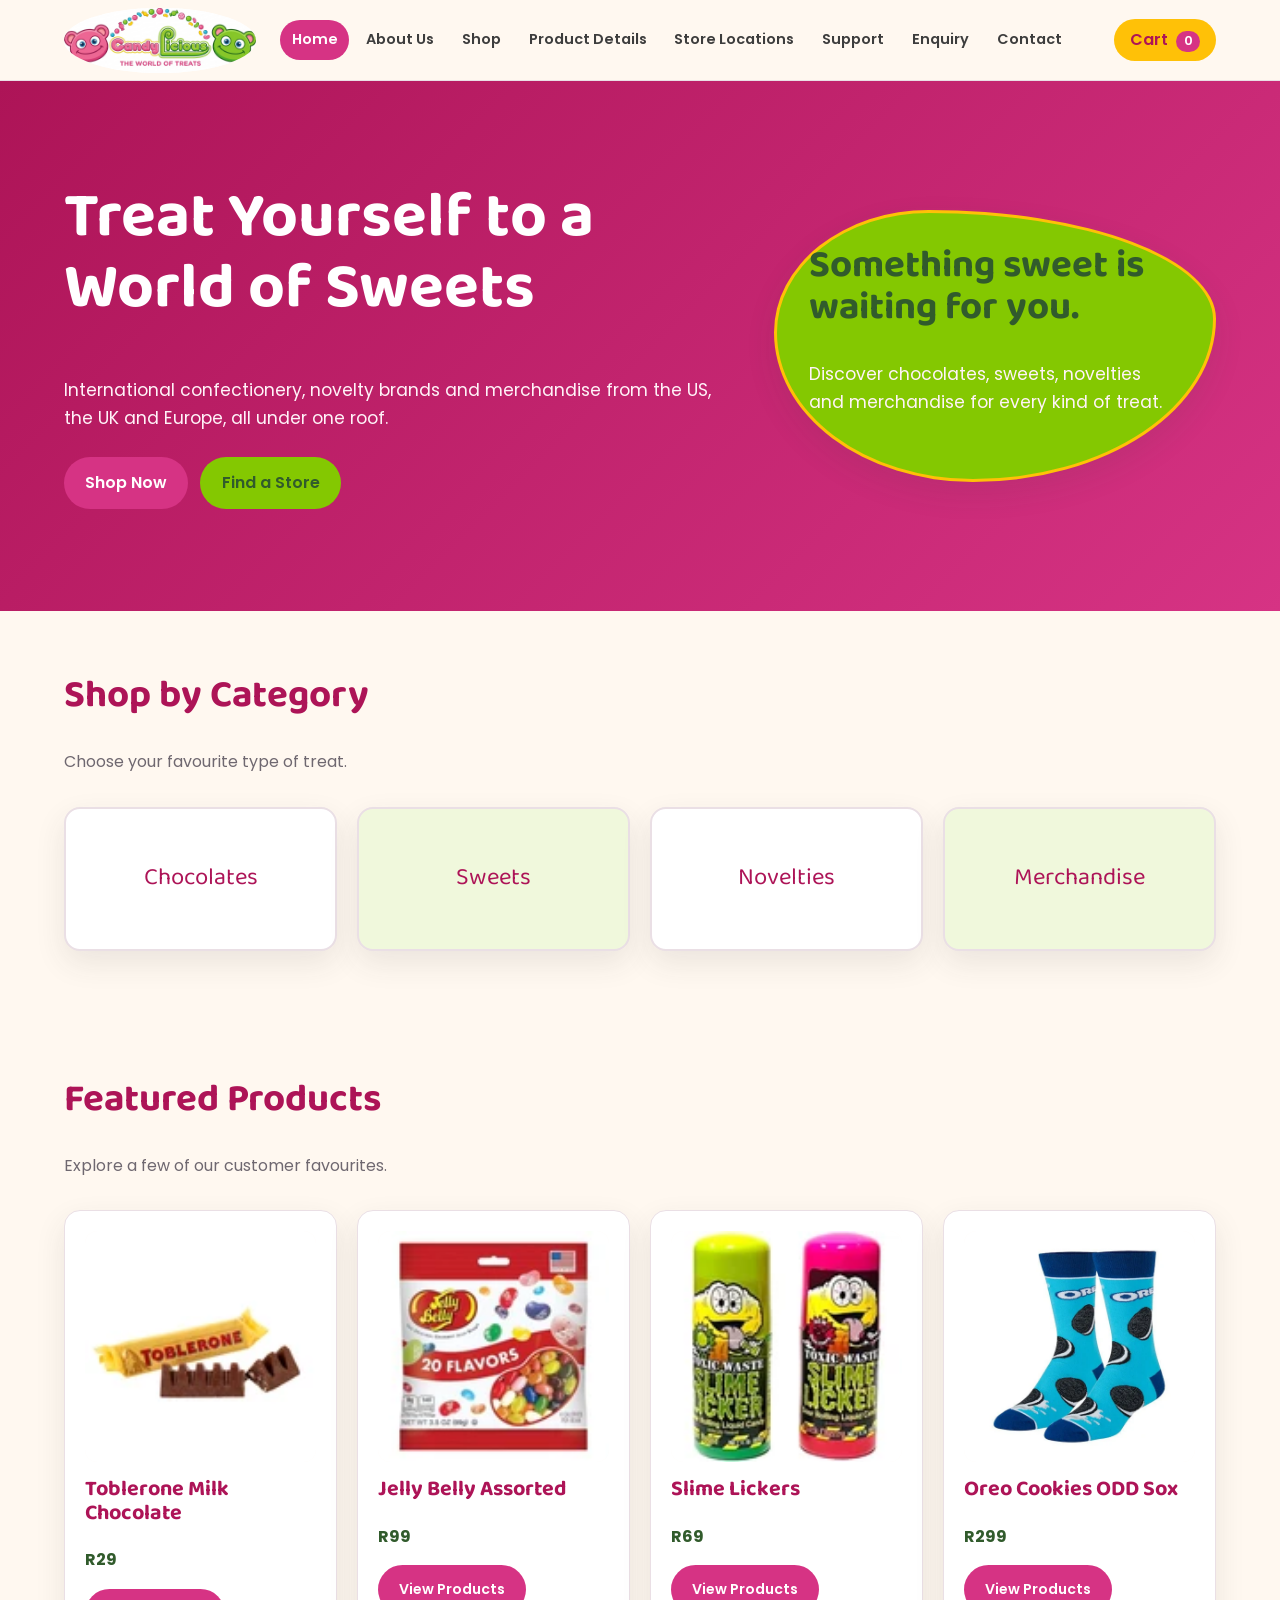
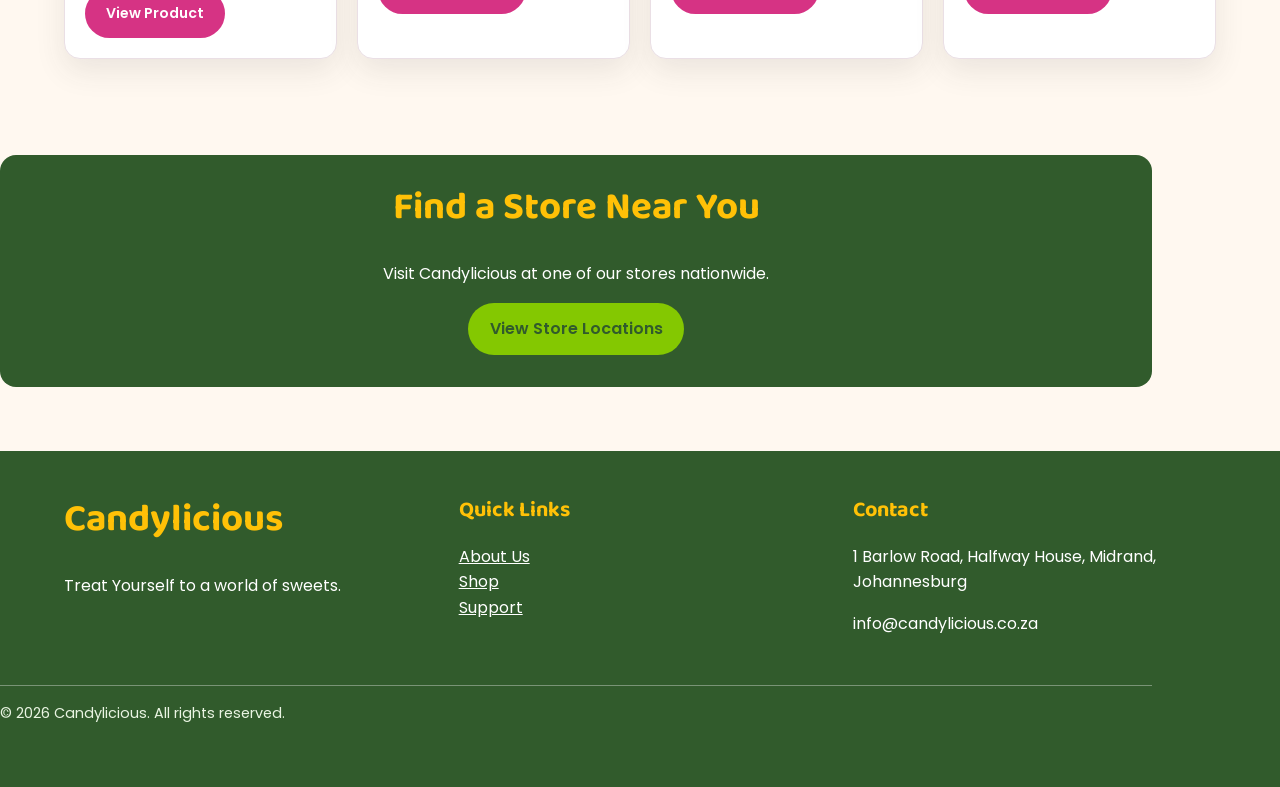
<file: index.html>
<!DOCTYPE html>
<html lang="en">

<head>
    <meta charset="UTF-8">
    <meta name="viewport" content="width=device-width, initial-scale=1.0">
    <meta name="description" content="Candylicious offers global confectionery, novelty brands and merchandise.">
    <title>Candylicious | Home</title>
    <link rel="stylesheet" href="style.css">
</head>

<body>
    <a class="skip-link" href="#main-content">Skip to main content</a>
    <header class="site-header">
        <div class="container header-inner">
            <a class="brand" href="index.html">
                <span class="brand-mark" aria-hidden="true">
                    <img src="img/logo_with_name.jpg" alt="Candylicious logo">
                </span>

            </a>
            <nav aria-label="Main navigation">
                <ul class="nav-list">
                    <li><a class="active" href="index.html">Home</a></li>
                    <li><a href="about.html">About Us</a></li>
                    <li><a href="services.html">Shop</a></li>
                    <li><a href="products.html">Product Details</a></li>
                    <li><a href="location.html">Store Locations</a></li>
                    <li><a href="support.html">Support</a></li>
                    <li><a href="enquiry.html">Enquiry</a></li>
                    <li><a href="contact.html">Contact</a></li>
                </ul>
            </nav>
        </div>
    </header>

    <main id="main-content">
        <section class="hero">
            <div class="container hero-grid">
                <div>
                    <h1>Treat Yourself to a World of Sweets</h1>
                    <p>International confectionery, novelty brands and merchandise from the US, the UK and Europe, all
                        under one roof.</p>
                    <div class="hero-actions">
                        <a class="btn" href="services.html">Shop Now</a>
                        <a class="btn btn-secondary" href="location.html">Find a Store</a>
                    </div>
                </div>
                <div class="hero-card">
                    <h2>Something sweet is waiting for you.</h2>
                    <p>Discover chocolates, sweets, novelties and merchandise for every kind of treat.</p>
                </div>
            </div>
        </section>

        <section class="section" aria-labelledby="categories-heading">
            <div class="container">
                <div class="section-heading">
                    <h2 id="categories-heading">Shop by Category</h2>
                    <p>Choose your favourite type of treat.</p>
                </div>
                <div class="category-grid">
                    <a class="category-card" href="services.html#chocolates">Chocolates</a>
                    <a class="category-card" href="services.html#sweets">Sweets</a>
                    <a class="category-card" href="services.html#novelties">Novelties</a>
                    <a class="category-card" href="services.html#merchandise">Merchandise</a>
                </div>
            </div>
        </section>

        <section class="section" aria-labelledby="featured-heading">
            <div class="container">
                <div class="section-heading">
                    <h2 id="featured-heading">Featured Products</h2>
                    <p>Explore a few of our customer favourites.</p>
                </div>
                <div class="product-grid">
                    <article class="product-card">
                        <img src="img/toble-20g.webp" alt="Toblerone milk chocolate bar" loading="lazy">
                        <h3>Toblerone Milk Chocolate</h3>
                        <p class="price">R29</p>
                        <a class="btn" href="products.html">View Product</a>
                    </article>
                    <article class="product-card">
                        <img src="img/jelly-belly-20-assorted.webp" alt="Jelly Belly assorted sweets" loading="lazy">
                        <h3>Jelly Belly Assorted</h3>
                        <p class="price">R99</p>
                        <a class="btn" href="services.html#sweets">View Products</a>
                    </article>
                    <article class="product-card">
                        <img src="img/slime-lickers.webp" alt="Slime Lickers novelty sweet" loading="lazy">
                        <h3>Slime Lickers</h3>
                        <p class="price">R69</p>
                        <a class="btn" href="services.html#novelties">View Products</a>
                    </article>
                    <article class="product-card">
                        <img src="img/odd-sox-mens-crew-oreo-cookies-.webp" alt="Oreo Cookies novelty socks"
                            loading="lazy">
                        <h3>Oreo Cookies ODD Sox</h3>
                        <p class="price">R299</p>
                        <a class="btn" href="services.html#merchandise">View Products</a>
                    </article>
                </div>
            </div>
        </section>

        <section class="container promo-strip">
            <h2>Find a Store Near You</h2>
            <p>Visit Candylicious at one of our stores nationwide.</p>
            <a class="btn btn-secondary" href="location.html">View Store Locations</a>
        </section>
    </main>

    <footer class="site-footer">
        <div class="container footer-grid">
            <div>
                <h2>Candylicious</h2>
                <p>Treat Yourself to a world of sweets.</p>
            </div>
            <div>
                <h3>Quick Links</h3>
                <ul>
                    <li><a href="about.html">About Us</a></li>
                    <li><a href="services.html">Shop</a></li>
                    <li><a href="support.html">Support</a></li>
                </ul>
            </div>
            <div>
                <h3>Contact</h3>
                <p>1 Barlow Road, Halfway House, Midrand, Johannesburg</p>
                <p>info@candylicious.co.za</p>
            </div>
        </div>
        <div class="container copyright">
            <p>&copy; 2026 Candylicious. All rights reserved.</p>
        </div>
    </footer>
    <script src="js/main.js"></script>
</body>

</html>
</file>
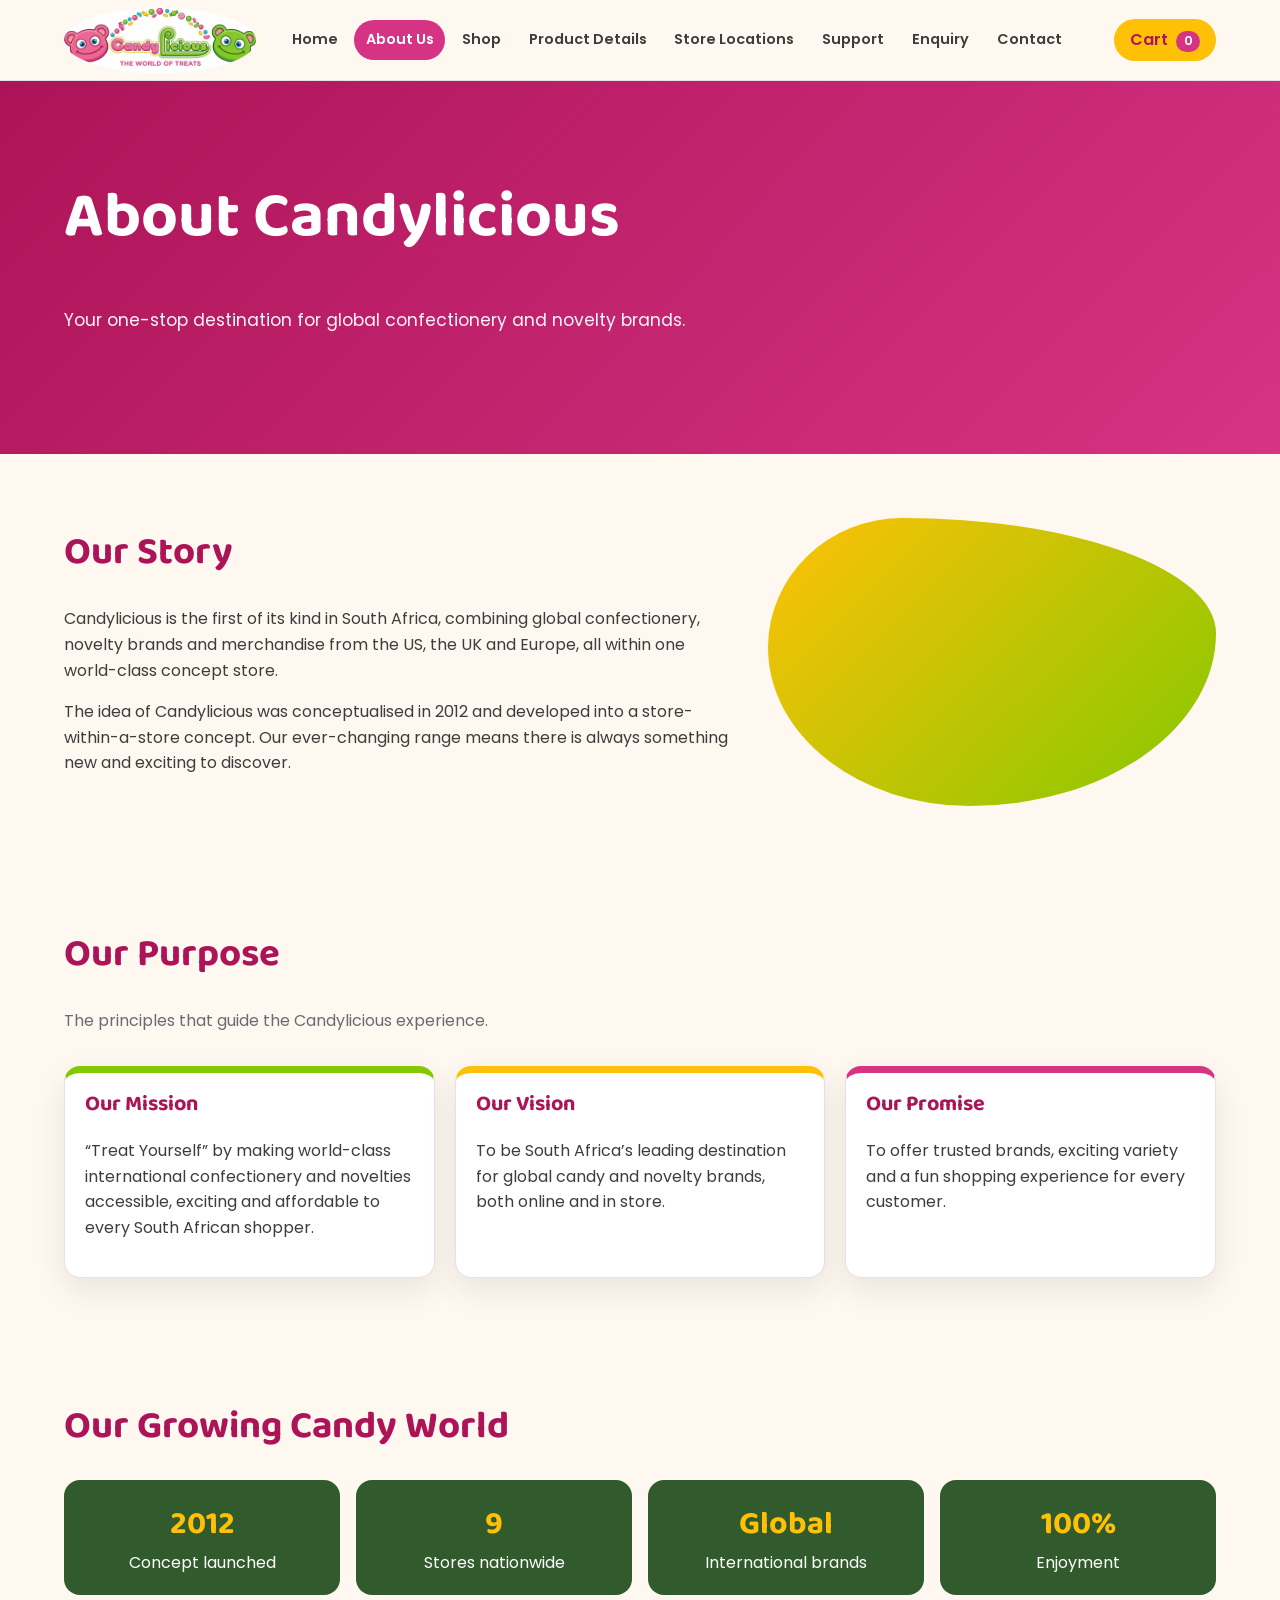
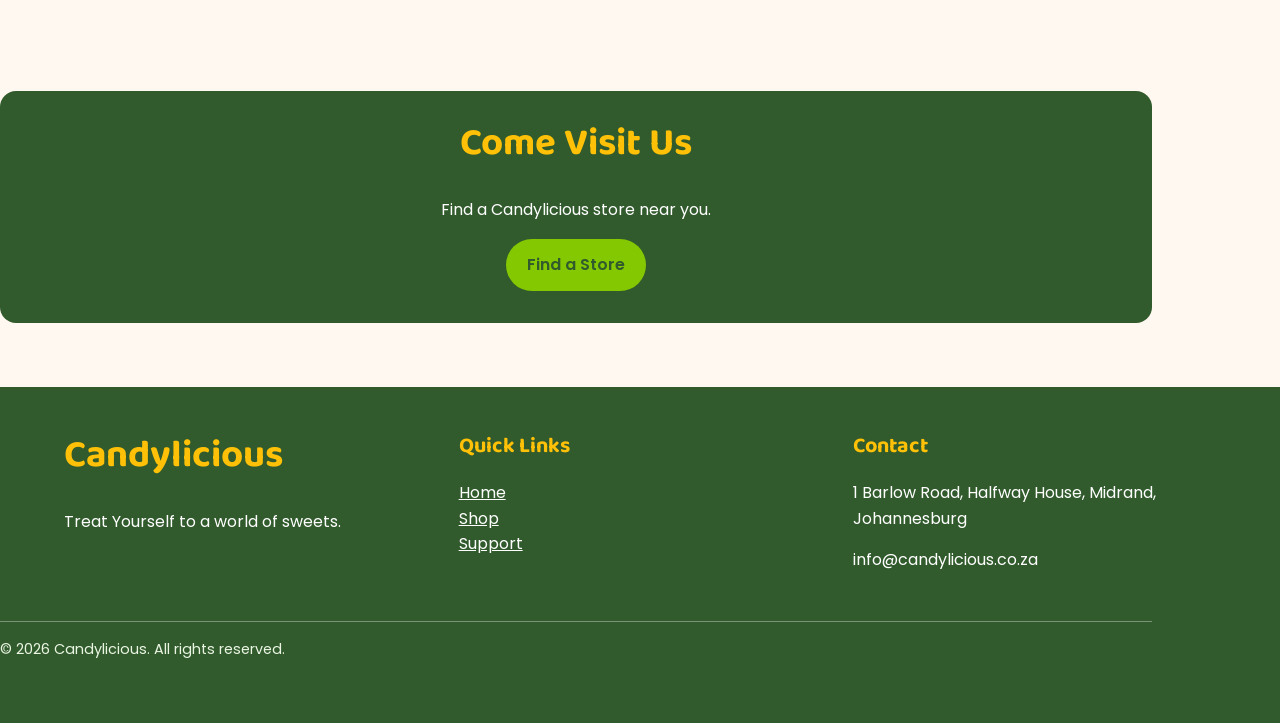
<file: about.html>
<!DOCTYPE html>
<html lang="en">

<head>
    <meta charset="UTF-8">
    <meta name="viewport" content="width=device-width, initial-scale=1.0">
    <meta name="description" content="Learn about Candylicious and our world of international confectionery.">
    <title>Candylicious | About Us</title>
    <link rel="stylesheet" href="style.css">
</head>

<body>
    <a class="skip-link" href="#main-content">Skip to main content</a>
    <header class="site-header">
        <div class="container header-inner">
            <a class="brand" href="index.html">
                <span class="brand-mark" aria-hidden="true">
                    <img src="img/logo_with_name.jpg" alt="Candylicious logo">
                </span>
            </a>
            <nav aria-label="Main navigation">
                <ul class="nav-list">
                    <li><a href="index.html">Home</a></li>
                    <li><a class="active" href="about.html">About Us</a></li>
                    <li><a href="services.html">Shop</a></li>
                    <li><a href="products.html">Product Details</a></li>
                    <li><a href="location.html">Store Locations</a></li>
                    <li><a href="support.html">Support</a></li>
                    <li><a href="enquiry.html">Enquiry</a></li>
                    <li><a href="contact.html">Contact</a></li>
                </ul>
            </nav>
        </div>
    </header>

    <main id="main-content">
        <section class="hero">
            <div class="container">
                <h1>About Candylicious</h1>
                <p>Your one-stop destination for global confectionery and novelty brands.</p>
            </div>
        </section>
        <section class="section">
            <div class="container story-grid">
                <div>
                    <h2>Our Story</h2>
                    <p>Candylicious is the first of its kind in South Africa, combining global confectionery, novelty
                        brands and
                        merchandise from the US, the UK and Europe, all within one world-class concept store.</p>
                    <p>The idea of Candylicious was conceptualised in 2012 and developed into a store-within-a-store
                        concept. Our
                        ever-changing range means there is always something new and exciting to discover.</p>
                </div>
                <div class="story-image" role="img" aria-label="Decorative candy-coloured image area"></div>
            </div>
        </section>
        <section class="section">
            <div class="container">
                <div class="section-heading">
                    <h2>Our Purpose</h2>
                    <p>The principles that guide the Candylicious experience.</p>
                </div>
                <div class="value-grid">
                    <article class="info-card">
                        <h3>Our Mission</h3>
                        <p>“Treat Yourself” by making world-class international confectionery and novelties accessible,
                            exciting and
                            affordable to every South African shopper.</p>
                    </article>
                    <article class="info-card">
                        <h3>Our Vision</h3>
                        <p>To be South Africa’s leading destination for global candy and novelty brands, both online and
                            in store.
                        </p>
                    </article>
                    <article class="info-card">
                        <h3>Our Promise</h3>
                        <p>To offer trusted brands, exciting variety and a fun shopping experience for every customer.
                        </p>
                    </article>
                </div>
            </div>
        </section>
        <section class="section">
            <div class="container">
                <h2>Our Growing Candy World</h2>
                <div class="stats-grid">
                    <div class="stat"><strong>2012</strong><span>Concept launched</span></div>
                    <div class="stat"><strong>9</strong><span>Stores nationwide</span></div>
                    <div class="stat"><strong>Global</strong><span>International brands</span></div>
                    <div class="stat"><strong>100%</strong><span>Enjoyment</span></div>
                </div>
            </div>
        </section>
        <section class="container promo-strip">
            <h2>Come Visit Us</h2>
            <p>Find a Candylicious store near you.</p><a class="btn btn-secondary" href="location.html">Find a Store</a>
        </section>
    </main>

    <footer class="site-footer">
        <div class="container footer-grid">
            <div>
                <h2>Candylicious</h2>
                <p>Treat Yourself to a world of sweets.</p>
            </div>
            <div>
                <h3>Quick Links</h3>
                <ul>
                    <li><a href="index.html">Home</a></li>
                    <li><a href="services.html">Shop</a></li>
                    <li><a href="support.html">Support</a></li>
                </ul>
            </div>
            <div>
                <h3>Contact</h3>
                <p>1 Barlow Road, Halfway House, Midrand, Johannesburg</p>
                <p>info@candylicious.co.za</p>
            </div>
        </div>
        <div class="container copyright">
            <p>&copy; 2026 Candylicious. All rights reserved.</p>
        </div>
    </footer>
    <script src="js/main.js"></script>
</body>

</html>
</file>
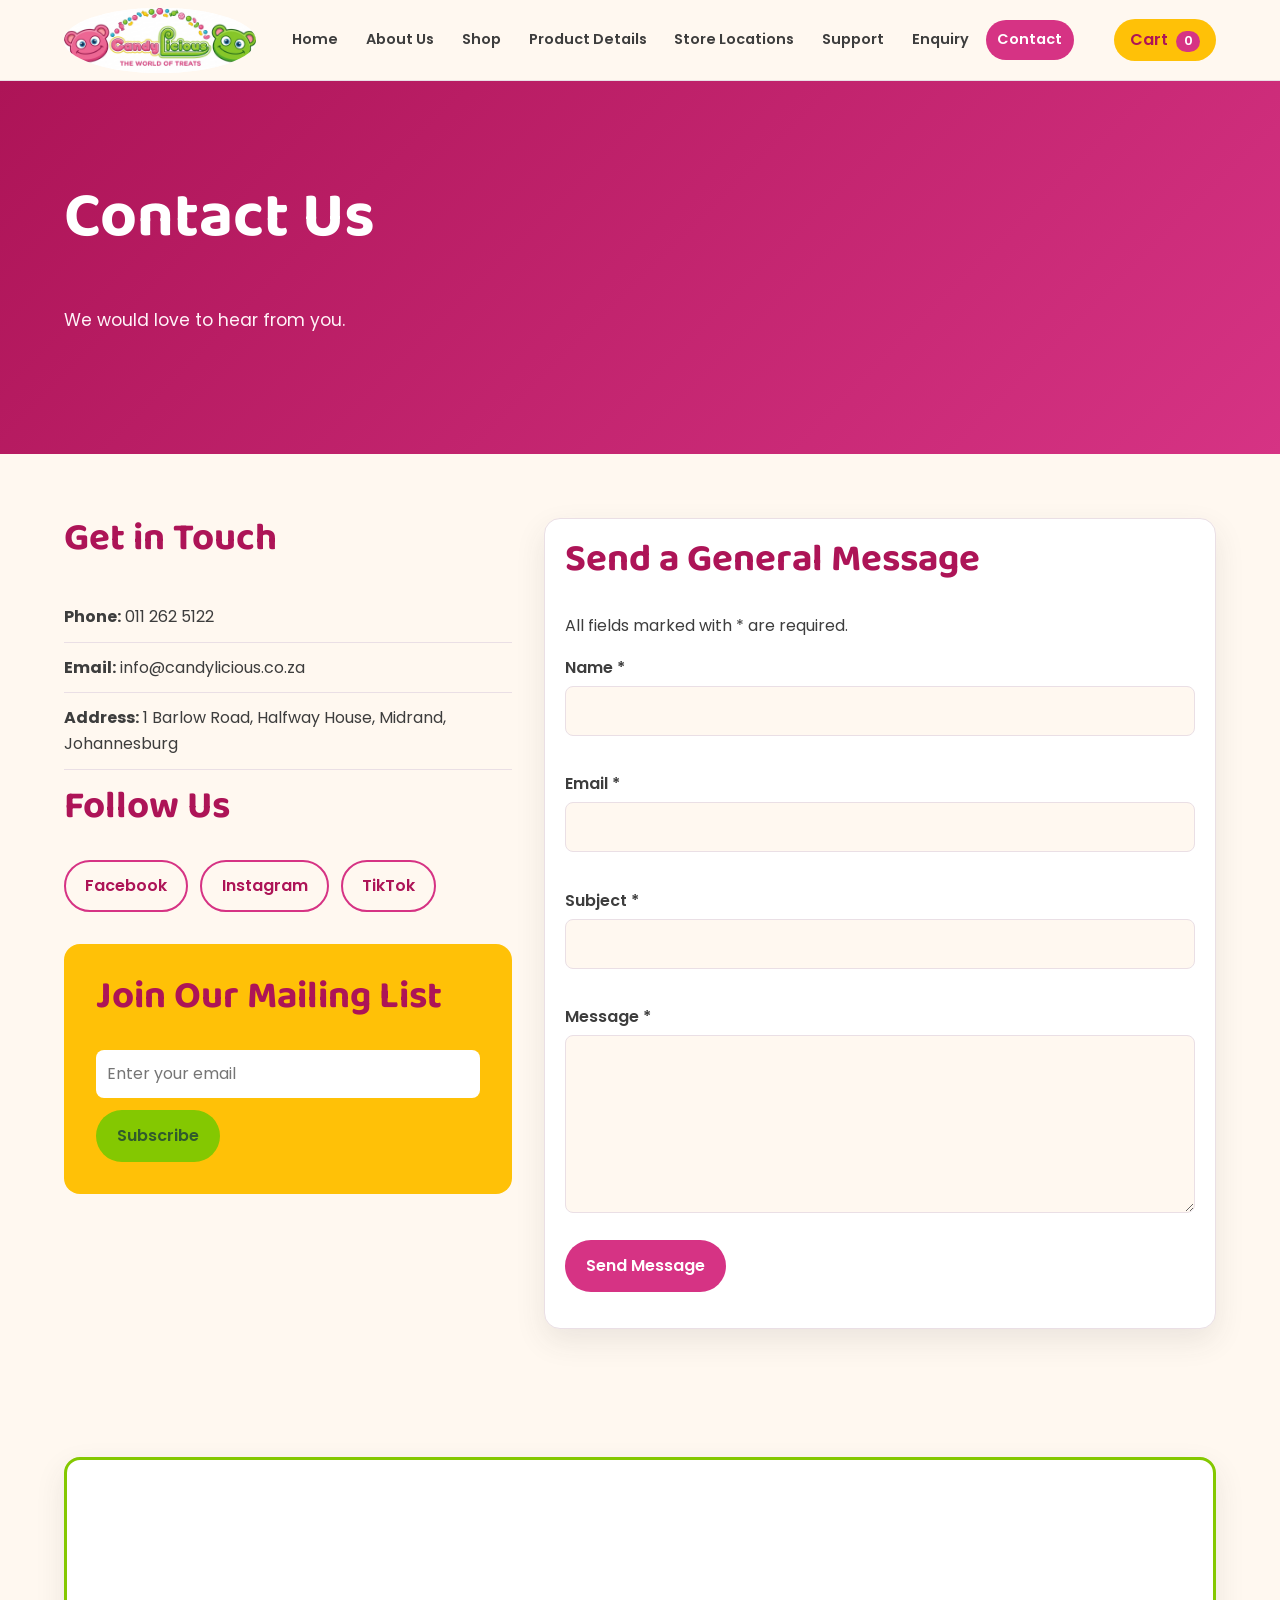
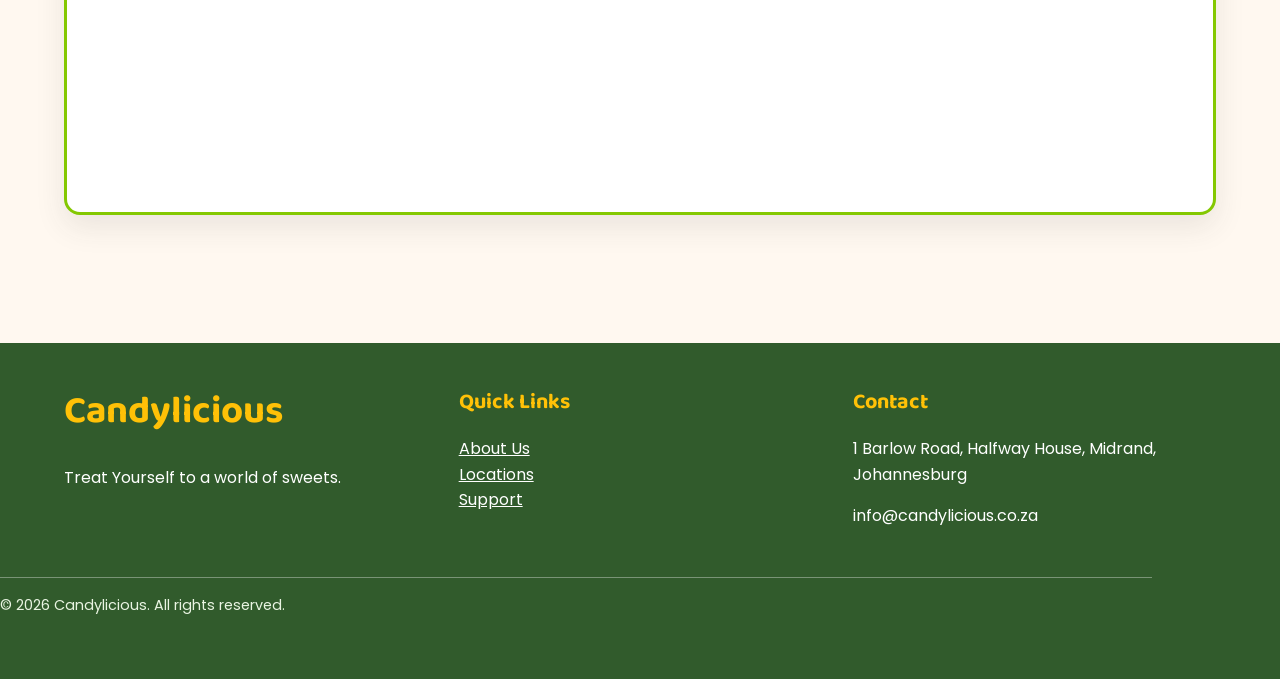
<file: contact.html>
<!DOCTYPE html>
<html lang="en">

<head>
    <meta charset="UTF-8">
    <meta name="viewport" content="width=device-width, initial-scale=1.0">
    <meta name="description" content="Contact Candylicious.">
    <title>Candylicious | Contact Us</title>
    <link rel="stylesheet" href="style.css">
</head>

<body><a class="skip-link" href="#main-content">Skip to main content</a>
    <header class="site-header">
        <div class="container header-inner"><a class="brand" href="index.html">
                <span class="brand-mark" aria-hidden="true">
                    <img src="img/logo_with_name.jpg" alt="Candylicious logo">
                </span></span>
            </a>
            <nav aria-label="Main navigation">
                <ul class="nav-list">
                    <li><a href="index.html">Home</a></li>
                    <li><a href="about.html">About Us</a></li>
                    <li><a href="services.html">Shop</a></li>
                    <li><a href="products.html">Product Details</a></li>
                    <li><a href="location.html">Store Locations</a></li>
                    <li><a href="support.html">Support</a></li>
                    <li><a href="enquiry.html">Enquiry</a></li>
                    <li><a class="active" href="contact.html">Contact</a></li>
                </ul>
            </nav>
        </div>
    </header>
    <main id="main-content">
        <section class="hero">
            <div class="container">
                <h1>Contact Us</h1>
                <p>We would love to hear from you.</p>
            </div>
        </section>
        <section class="section">
            <div class="container contact-grid">
                <section>
                    <h2>Get in Touch</h2>
                    <ul class="contact-list">
                        <li><strong>Phone:</strong> 011 262 5122 </li>
                        <li><strong>Email:</strong> info@candylicious.co.za</li>
                        <li><strong>Address:</strong> 1 Barlow Road, Halfway House, Midrand, Johannesburg</li>
                    </ul>
                    <h2>Follow Us</h2>
                    <ul class="social-links">
                        <li><a class="btn btn-outline" href="https://www.facebook.com/CandyliciousSA" target="_blank"
                                rel="noopener">Facebook</a></li>
                        <li><a class="btn btn-outline" href="https://www.instagram.com/candylicious_sa/?hl=en"
                                target="_blank" rel="noopener">Instagram</a></li>
                        <li><a class="btn btn-outline" href="https://www.tiktok.com/@candylicious.sa" target="_blank"
                                rel="noopener">TikTok</a></li>
                    </ul>
                    <div class="newsletter">
                        <h2>Join Our Mailing List</h2>
                        <form class="newsletter-form" action="#" method="post">
                            <label for="news-email">Email address</label>
                            <input id="news-email" type="email" name="email" placeholder="Enter your email" required>
                            <button class="btn btn-secondary" type="submit">Subscribe</button>
                        </form>
                    </div>
                </section>

                <form class="form-card" id="contact-form" action="submit-contact" method="post" novalidate>
                    <h2>Send a General Message</h2>
                    <p>All fields marked with * are required.</p>

                    <label for="ct-name">Name *</label>
                    <input id="ct-name" name="name" type="text" required minlength="2" aria-describedby="err-ct-name">
                    <p class="form-error" id="err-ct-name" role="alert" aria-live="polite"></p>

                    <label for="ct-email">Email *</label>
                    <input id="ct-email" name="email" type="email" required aria-describedby="err-ct-email">
                    <p class="form-error" id="err-ct-email" role="alert" aria-live="polite"></p>

                    <label for="ct-subject">Subject *</label>
                    <input id="ct-subject" name="subject" type="text" required aria-describedby="err-ct-subject">
                    <p class="form-error" id="err-ct-subject" role="alert" aria-live="polite"></p>

                    <label for="ct-message">Message *</label>
                    <textarea id="ct-message" name="message" rows="6" required minlength="20"
                        aria-describedby="err-ct-message"></textarea>
                    <p class="form-error" id="err-ct-message" role="alert" aria-live="polite"></p>

                    <button class="btn" type="submit">Send Message</button>
                    <p class="form-success" id="ct-success" role="status" aria-live="polite"></p>
                </form>
            </div>
        </section>

        <section class="section">
            <div class="container">
                <div class="map-wrapper">
                    <iframe
                        src="https://www.google.com/maps/embed?pb=!1m18!1m12!1m3!1d6479.1009078679335!2d28.120072016551166!3d-26.015536764441563!2m3!1f0!2f0!3f0!3m2!1i1024!2i768!4f13.1!3m3!1m2!1s0x1e956dfbf1c0c0ad%3A0x8d8b9ae873b9fa91!2s1%20Barlow%20Rd%2C%20Halfway%20House%2C%20Johannesburg%2C%201685!5e1!3m2!1sen!2sza!4v1793296303634!5m2!1sen!2sza"
                        width="400" height="300" style="border:0;" allowfullscreen="" loading="lazy"
                        referrerpolicy="strict-origin-when-cross-origin"></iframe>
                </div>
            </div>
        </section>

    </main>
    <footer class="site-footer">
        <div class="container footer-grid">
            <div>
                <h2>Candylicious</h2>
                <p>Treat Yourself to a world of sweets.</p>
            </div>
            <div>
                <h3>Quick Links</h3>
                <ul>
                    <li><a href="about.html">About Us</a></li>
                    <li><a href="location.html">Locations</a></li>
                    <li><a href="support.html">Support</a></li>
                </ul>
            </div>
            <div>
                <h3>Contact</h3>
                <p>1 Barlow Road, Halfway House, Midrand, Johannesburg</p>
                <p>info@candylicious.co.za</p>
            </div>
        </div>
        <div class="container copyright">
            <p>&copy; 2026 Candylicious. All rights reserved.</p>
        </div>
    </footer>
    <script src="js/main.js"></script>
</body>

</html>
</file>
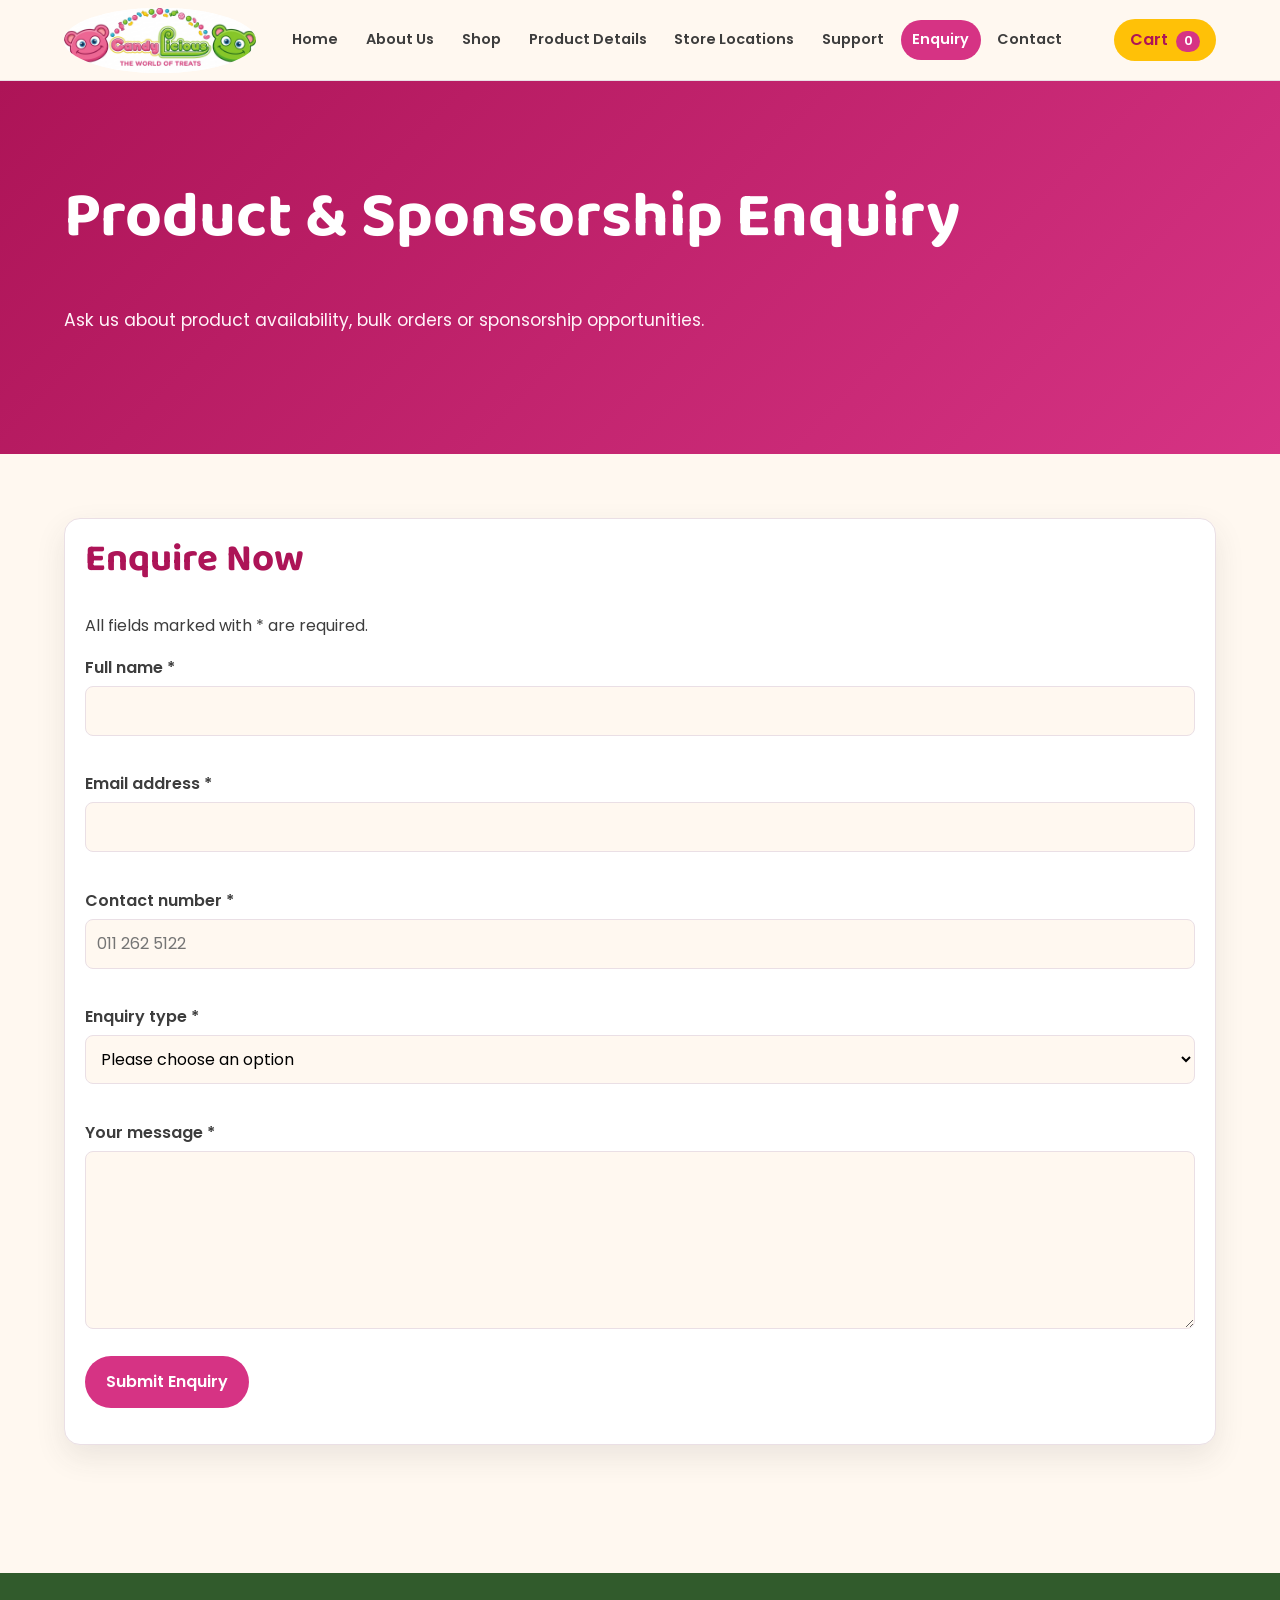
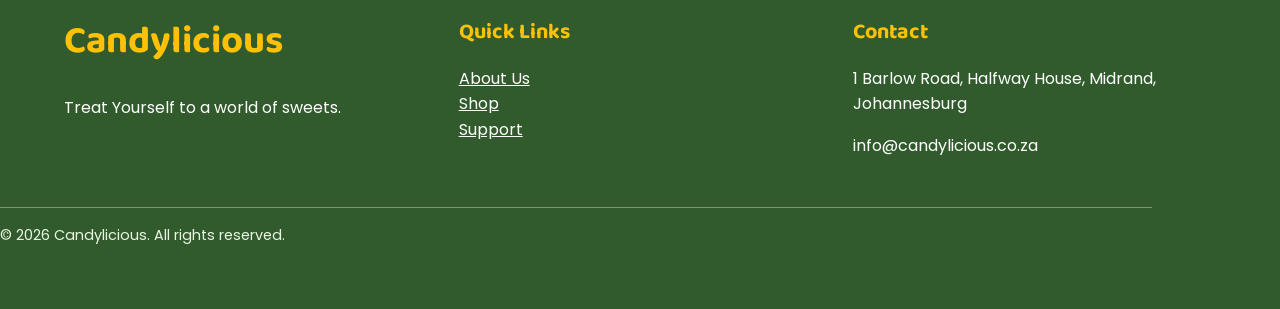
<file: enquiry.html>
<!DOCTYPE html>
<html lang="en">

<head>
    <meta charset="UTF-8">
    <meta name="viewport" content="width=device-width, initial-scale=1.0">
    <meta name="description" content="Submit a product cost, availability or sponsorship enquiry to Candylicious.">
    <title>Candylicious | Enquiry</title>
    <link rel="stylesheet" href="style.css">
</head>

<body>
    <a class="skip-link" href="#main-content">Skip to main content</a>
    <header class="site-header">
        <div class="container header-inner">
            <a class="brand" href="index.html">
                <span class="brand-mark"><img src="img/logo_with_name.jpg" alt="Candylicious logo"></span>
            </a>
            <nav aria-label="Main navigation">
                <ul class="nav-list">
                    <li><a href="index.html">Home</a></li>
                    <li><a href="about.html">About Us</a></li>
                    <li><a href="services.html">Shop</a></li>
                    <li><a href="products.html">Product Details</a></li>
                    <li><a href="location.html">Store Locations</a></li>
                    <li><a href="support.html">Support</a></li>
                    <li><a class="active" href="enquiry.html" >Enquiry</a></li>
                    <li><a href="contact.html">Contact</a></li>
                </ul>
            </nav>
        </div>
    </header>

    <main id="main-content">
        <section class="hero">
            <div class="container">
                <h1>Product &amp; Sponsorship Enquiry</h1>
                <p>Ask us about product availability, bulk orders or sponsorship opportunities.</p>
            </div>
        </section>

        <section class="section">
            <div class="container">
                <form class="form-card" id="enquiry-form" action="submit-enquiry" method="post" novalidate>
                    <h2>Enquire Now</h2>
                    <p>All fields marked with * are required.</p>

                    <label for="enq-name">Full name *</label>
                    <input id="enq-name" name="name" type="text" required minlength="2" aria-describedby="err-name">
                    <p class="form-error" id="err-name" role="alert" aria-live="polite"></p>

                    <label for="enq-email">Email address *</label>
                    <input id="enq-email" name="email" type="email" required aria-describedby="err-email">
                    <p class="form-error" id="err-email" role="alert" aria-live="polite"></p>

                    <label for="enq-phone">Contact number *</label>
                    <input id="enq-phone" name="phone" type="tel" required pattern="[0-9+ ]{9,15}"
                        placeholder="011 262 5122" aria-describedby="err-phone">
                    <p class="form-error" id="err-phone" role="alert" aria-live="polite"></p>

                    <label for="enq-type">Enquiry type *</label>
                    <select id="enq-type" name="type" required aria-describedby="err-type">
                        <option value="">Please choose an option</option>
                        <option value="cost">Product cost enquiry</option>
                        <option value="availability">Product availability enquiry</option>
                        <option value="sponsorship">Sponsorship or donation request</option>
                    </select>
                    <p class="form-error" id="err-type" role="alert" aria-live="polite"></p>

                    <label for="enq-message">Your message *</label>
                    <textarea id="enq-message" name="message" rows="6" required minlength="20"
                        aria-describedby="err-message"></textarea>
                    <p class="form-error" id="err-message" role="alert" aria-live="polite"></p>

                    <button class="btn" type="submit">Submit Enquiry</button>
                    <p class="form-success" id="enq-success" role="status" aria-live="polite"></p>
                </form>
            </div>
        </section>
    </main>
    <footer class="site-footer">
        <div class="container footer-grid">
            <div>
                <h2>Candylicious</h2>
                <p>Treat Yourself to a world of sweets.</p>
            </div>
            <div>
                <h3>Quick Links</h3>
                <ul>
                    <li><a href="about.html">About Us</a></li>
                    <li><a href="services.html">Shop</a></li>
                    <li><a href="support.html">Support</a></li>
                </ul>
            </div>
            <div>
                <h3>Contact</h3>
                <p>1 Barlow Road, Halfway House, Midrand, Johannesburg</p>
                <p>info@candylicious.co.za</p>
            </div>
        </div>
        <div class="container copyright">
            <p>&copy; 2026 Candylicious. All rights reserved.</p>
        </div>
    </footer>
    <script src="js/main.js"></script>
</body>

</html>
</file>
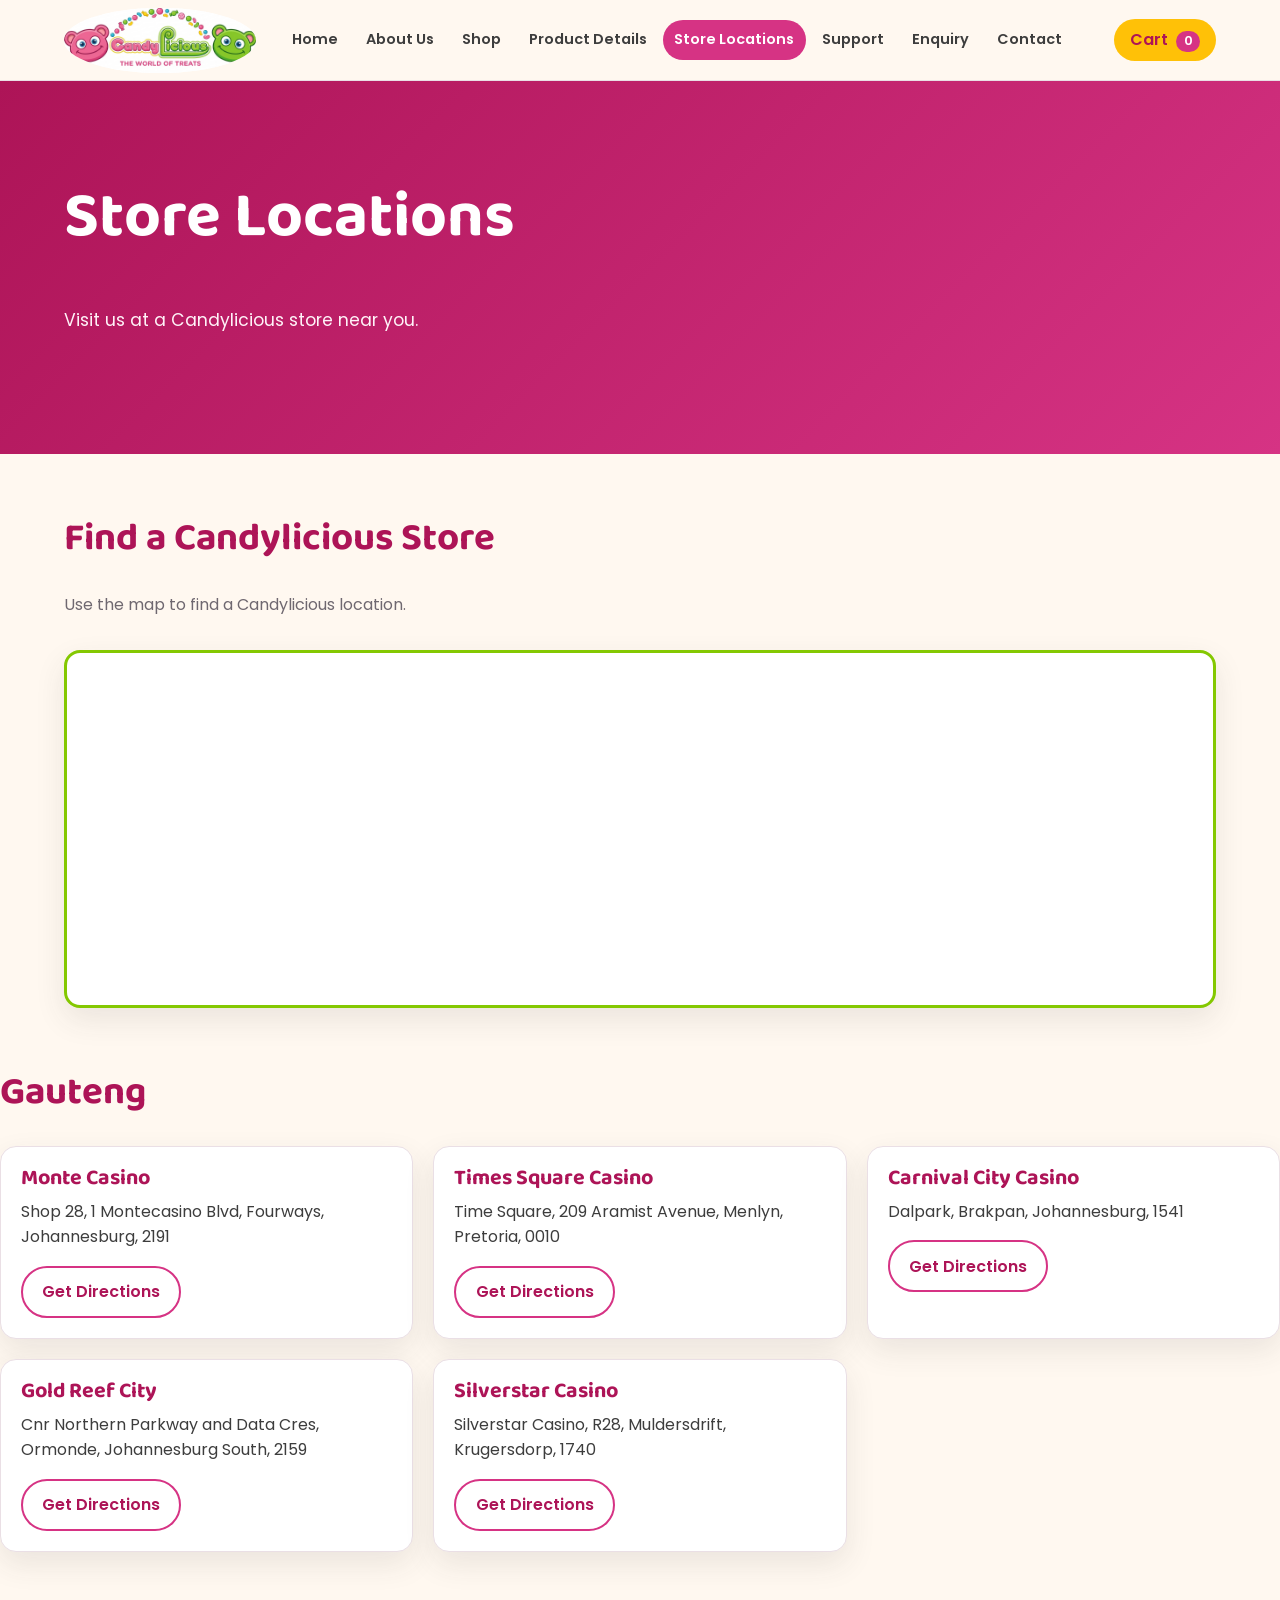
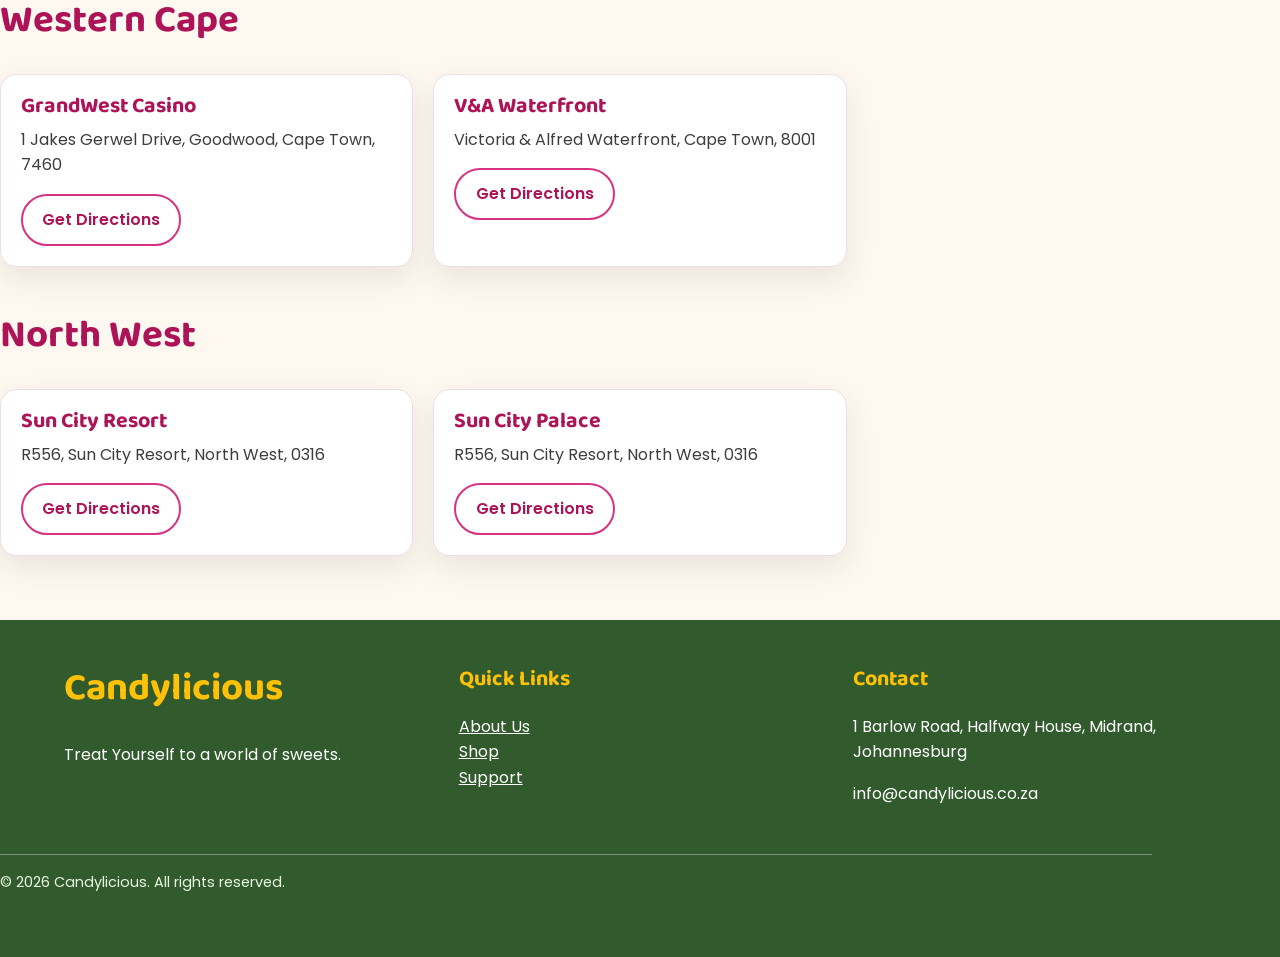
<file: location.html>
<!DOCTYPE html>
<html lang="en">

<head>
    <meta charset="UTF-8">
    <meta name="viewport" content="width=device-width, initial-scale=1.0">
    <meta name="description" content="Find Candylicious stores across South Africa.">
    <title>Candylicious | Store Locations</title>
    <link rel="stylesheet" href="style.css">
</head>

<body><a class="skip-link" href="#main-content">Skip to main content</a>
    <header class="site-header">
        <div class="container header-inner"><a class="brand" href="index.html">
                <span class="brand-mark" aria-hidden="true">
                    <img src="img/logo_with_name.jpg" alt="Candylicious logo">
                </span>
            </a>
            <nav aria-label="Main navigation">
                <ul class="nav-list">
                    <li><a href="index.html">Home</a></li>
                    <li><a href="about.html">About Us</a></li>
                    <li><a href="services.html">Shop</a></li>
                    <li><a href="products.html">Product Details</a></li>
                    <li><a class="active" href="location.html">Store Locations</a></li>
                    <li><a href="support.html">Support</a></li>
                    <li><a href="enquiry.html">Enquiry</a></li>
                    <li><a href="contact.html">Contact</a></li>
                </ul>
            </nav>
        </div>
    </header>
    <main id="main-content">
        <section class="hero">
            <div class="container">
                <h1>Store Locations</h1>
                <p>Visit us at a Candylicious store near you.</p>
            </div>
        </section>
        <section class="section">
            <div class="container">
                <div class="section-heading">
                    <h2>Find a Candylicious Store</h2>
                    <p>Use the map to find a Candylicious location.</p>
                </div>

                <div class="map-wrapper">
                    <iframe
                        src="https://www.google.com/maps/embed?pb=!1m18!1m12!1m3!1d6479.1009078679335!2d28.120072016551166!3d-26.015536764441563!2m3!1f0!2f0!3f0!3m2!1i1024!2i768!4f13.1!3m3!1m2!1s0x1e956dfbf1c0c0ad%3A0x8d8b9ae873b9fa91!2s1%20Barlow%20Rd%2C%20Halfway%20House%2C%20Johannesburg%2C%201685!5e1!3m2!1sen!2sza!4v1793296303634!5m2!1sen!2sza"
                        width="400" height="300" style="border:0;" allowfullscreen="" loading="lazy"
                        referrerpolicy="strict-origin-when-cross-origin"></iframe>
                </div>
            </div>
        </section>

        <div>
            <section class="region-section">
                <h2>Gauteng</h2>
                <div class="location-grid">
                    <article class="location-card">
                        <h3>Monte Casino</h3>
                        <p>Shop 28, 1 Montecasino Blvd, Fourways, Johannesburg, 2191</p><a class="btn btn-outline"
                            href="https://www.google.com/maps/search/?api=1&query=Montecasino" target="_blank"
                            rel="noopener">Get Directions</a>
                    </article>
                    <article class="location-card">
                        <h3>Times Square Casino</h3>
                        <p>Time Square, 209 Aramist Avenue, Menlyn, Pretoria, 0010</p><a class="btn btn-outline"
                            href="https://www.google.com/maps/search/?api=1&query=Times+Square+Pretoria" target="_blank"
                            rel="noopener">Get Directions</a>
                    </article>
                    <article class="location-card">
                        <h3>Carnival City Casino</h3>
                        <p>Dalpark, Brakpan, Johannesburg, 1541</p><a class="btn btn-outline"
                            href="https://www.google.com/maps/search/?api=1&query=Carnival+City" target="_blank"
                            rel="noopener">Get Directions</a>
                    </article>
                    <article class="location-card">
                        <h3>Gold Reef City</h3>
                        <p>Cnr Northern Parkway and Data Cres, Ormonde, Johannesburg South, 2159</p><a
                            class="btn btn-outline"
                            href="https://www.google.com/maps/search/?api=1&query=Gold+Reef+City" target="_blank"
                            rel="noopener">Get Directions</a>
                    </article>
                    <article class="location-card">
                        <h3>Silverstar Casino</h3>
                        <p>Silverstar Casino, R28, Muldersdrift, Krugersdorp, 1740</p><a class="btn btn-outline"
                            href="https://www.google.com/maps/search/?api=1&query=Silverstar+Casino" target="_blank"
                            rel="noopener">Get Directions</a>
                    </article>
                </div>
            </section>
            <section class="region-section">
                <h2>Western Cape</h2>
                <div class="location-grid">
                    <article class="location-card">
                        <h3>GrandWest Casino</h3>
                        <p>1 Jakes Gerwel Drive, Goodwood, Cape Town, 7460</p><a class="btn btn-outline"
                            href="https://www.google.com/maps/search/?api=1&query=GrandWest+Casino" target="_blank"
                            rel="noopener">Get Directions</a>
                    </article>
                    <article class="location-card">
                        <h3>V&amp;A Waterfront</h3>
                        <p>Victoria &amp; Alfred Waterfront, Cape Town, 8001</p><a class="btn btn-outline"
                            href="https://www.google.com/maps/search/?api=1&query=V%26A+Waterfront" target="_blank"
                            rel="noopener">Get Directions</a>
                    </article>
                </div>
            </section>
            <section class="region-section">
                <h2>North West</h2>
                <div class="location-grid">
                    <article class="location-card">
                        <h3>Sun City Resort</h3>
                        <p>R556, Sun City Resort, North West, 0316</p><a class="btn btn-outline"
                            href="https://www.google.com/maps/search/?api=1&query=Sun+City+Resort" target="_blank"
                            rel="noopener">Get Directions</a>
                    </article>
                    <article class="location-card">
                        <h3>Sun City Palace</h3>
                        <p>R556, Sun City Resort, North West, 0316</p><a class="btn btn-outline"
                            href="https://www.google.com/maps/search/?api=1&query=Sun+City+Palace" target="_blank"
                            rel="noopener">Get Directions</a>
                    </article>
                </div>
            </section>
        </div>
        </div>
        </section>
    </main>
    <footer class="site-footer">
        <div class="container footer-grid">
            <div>
                <h2>Candylicious</h2>
                <p>Treat Yourself to a world of sweets.</p>
            </div>
            <div>
                <h3>Quick Links</h3>
                <ul>
                    <li><a href="about.html">About Us</a></li>
                    <li><a href="services.html">Shop</a></li>
                    <li><a href="support.html">Support</a></li>
                </ul>
            </div>
            <div>
                <h3>Contact</h3>
                <p>1 Barlow Road, Halfway House, Midrand, Johannesburg</p>
                <p>info@candylicious.co.za</p>
            </div>
        </div>
        <div class="container copyright">
            <p>&copy; 2026 Candylicious. All rights reserved.</p>
        </div>
    </footer>
    <script src="js/main.js"></script>
</body>

</html>
</file>
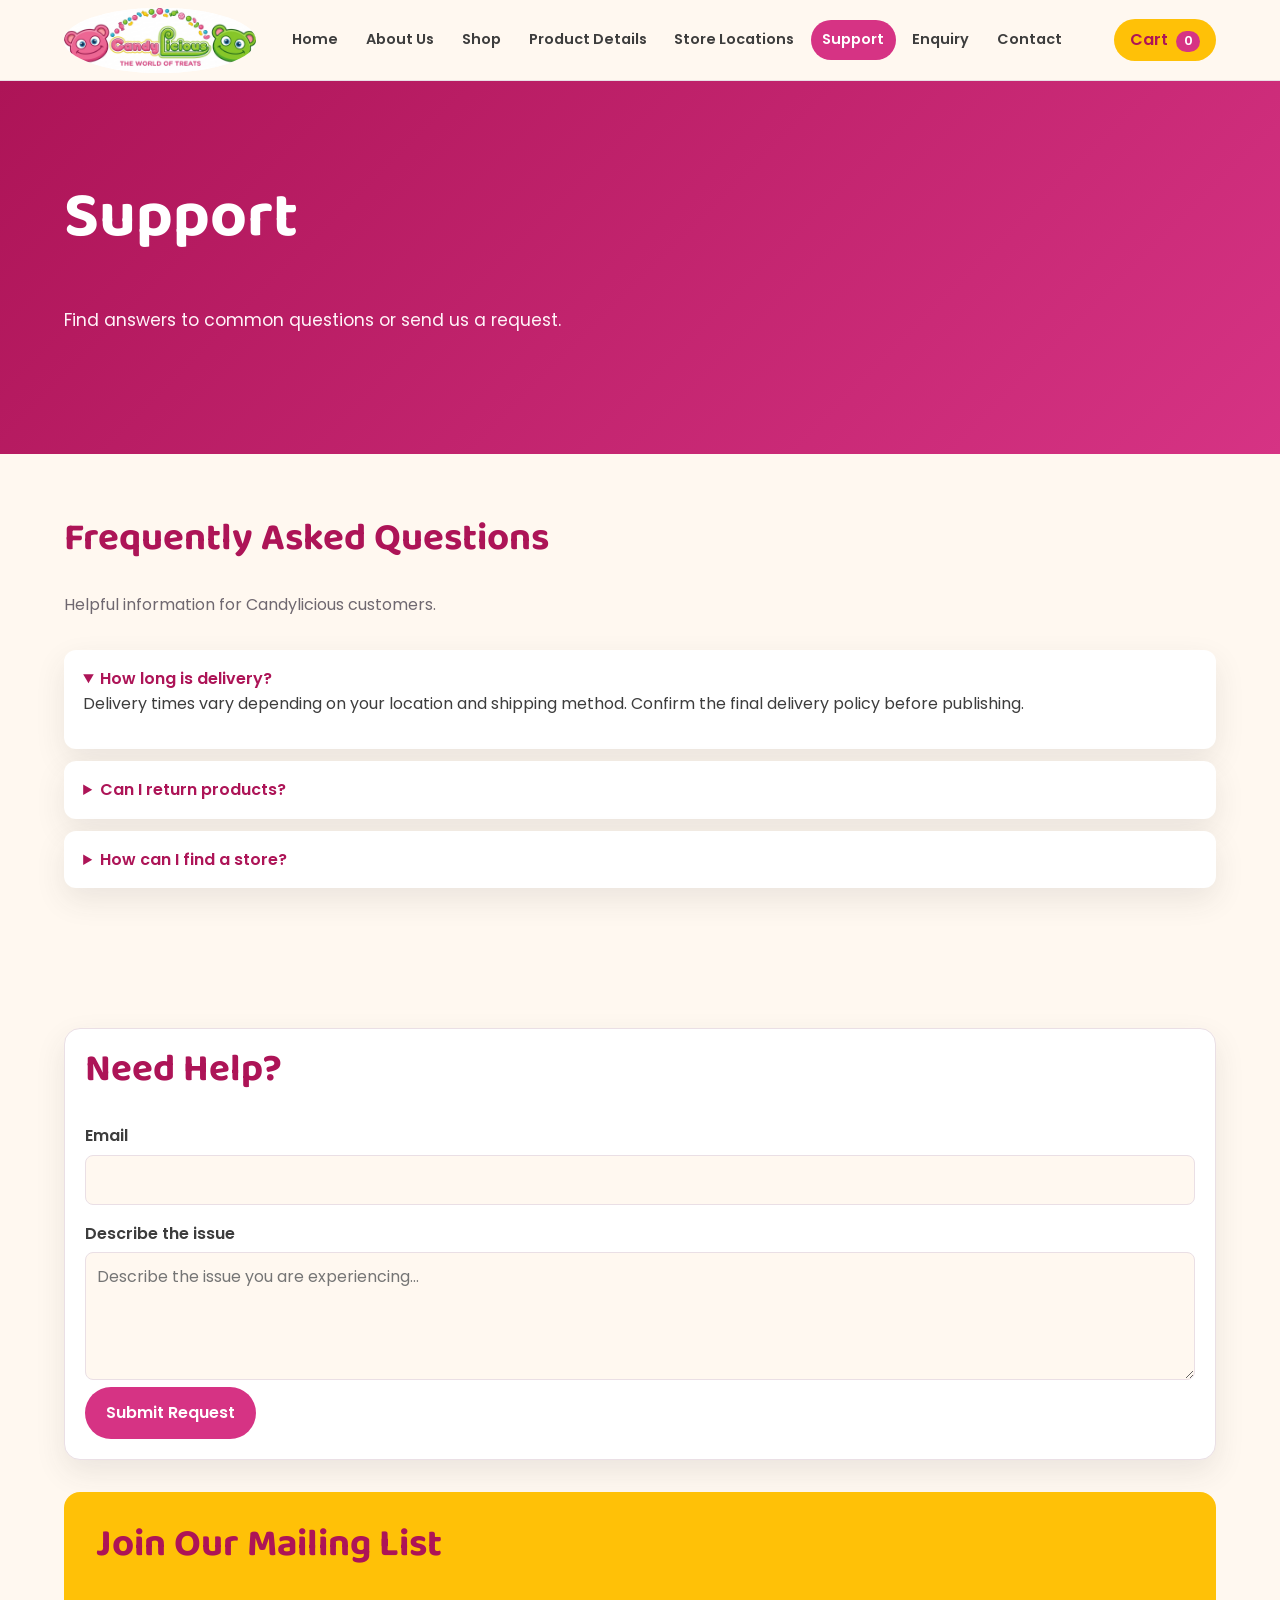
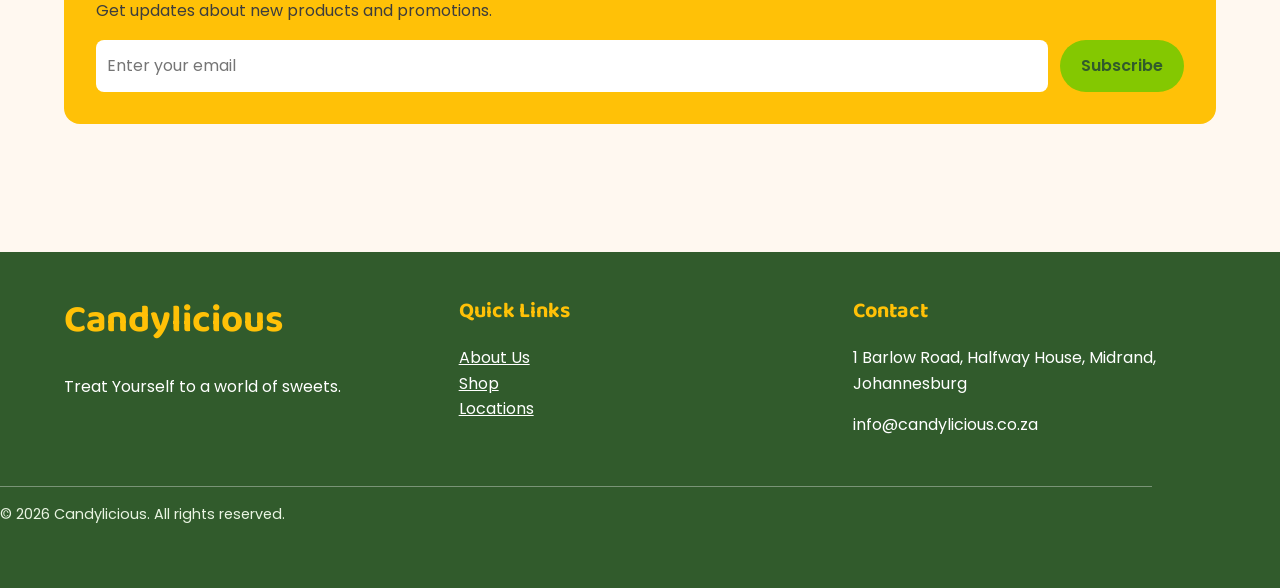
<file: support.html>
<!DOCTYPE html>
<html lang="en">

<head>
    <meta charset="UTF-8">
    <meta name="viewport" content="width=device-width, initial-scale=1.0">
    <meta name="description" content="Candylicious customer support and frequently asked questions.">
    <title>Candylicious | Support</title>
    <link rel="stylesheet" href="style.css">
</head>

<body><a class="skip-link" href="#main-content">Skip to main content</a>
    <header class="site-header">
        <div class="container header-inner"><a class="brand" href="index.html">
                <span class="brand-mark" aria-hidden="true">
                    <img src="img/logo_with_name.jpg" alt="Candylicious logo">
                </span>

            </a>
            <nav aria-label="Main navigation">
                <ul class="nav-list">
                    <li><a href="index.html">Home</a></li>
                    <li><a href="about.html">About Us</a></li>
                    <li><a href="services.html">Shop</a></li>
                    <li><a href="products.html">Product Details</a></li>
                    <li><a href="location.html">Store Locations</a></li>
                    <li><a class="active" href="support.html">Support</a></li>
                    <li><a href="enquiry.html">Enquiry</a></li>
                    <li><a href="contact.html">Contact</a></li>
                </ul>
            </nav>
        </div>
    </header>
    <main id="main-content">
        <section class="hero">
            <div class="container">
                <h1>Support</h1>
                <p>Find answers to common questions or send us a request.</p>
            </div>
        </section>
        <section class="section">
            <div class="container faq-list">
                <div class="section-heading">
                    <h2>Frequently Asked Questions</h2>
                    <p>Helpful information for Candylicious customers.</p>
                </div>
                <details open>
                    <summary>How long is delivery?</summary>
                    <p>Delivery times vary depending on your location and shipping method. Confirm the final delivery
                        policy before publishing.</p>
                </details>
                <details>
                    <summary>Can I return products?</summary>
                    <p>Returns depend on the product condition and the final store policy. Keep products in their
                        original condition and packaging while the policy is confirmed.</p>
                </details>
                <details>
                    <summary>How can I find a store?</summary>
                    <p>Visit the <a href="location.html">Store Locations</a> page for addresses and directions.</p>
                </details>
            </div>
        </section>
        <section class="section">
            <div class="container">
                <form class="form-card" action="#" method="post">
                    <h2>Need Help?</h2><label for="support-email">Email</label><input id="support-email" name="email"
                        type="email" required><label for="issue">Describe the issue</label><textarea id="issue"
                        name="issue" placeholder="Describe the issue you are experiencing..."
                        required></textarea><button class="btn" type="submit">Submit Request</button>
                </form>
                <div class="newsletter">
                    <h2>Join Our Mailing List</h2>
                    <p>Get updates about new products and promotions.</p>
                    <form class="newsletter-form" action="#" method="post"><label for="mailing-email">Email
                            address</label><input id="mailing-email" name="email" type="email"
                            placeholder="Enter your email" required><button class="btn btn-secondary"
                            type="submit">Subscribe</button></form>
                </div>
            </div>
        </section>
    </main>
    <footer class="site-footer">
        <div class="container footer-grid">
            <div>
                <h2>Candylicious</h2>
                <p>Treat Yourself to a world of sweets.</p>
            </div>
            <div>
                <h3>Quick Links</h3>
                <ul>
                    <li><a href="about.html">About Us</a></li>
                    <li><a href="services.html">Shop</a></li>
                    <li><a href="location.html">Locations</a></li>
                </ul>
            </div>
           <div>
                <h3>Contact</h3>
                <p>1 Barlow Road, Halfway House, Midrand, Johannesburg</p>
                <p>info@candylicious.co.za</p>
            </div>
        </div>
        <div class="container copyright">
            <p>&copy; 2026 Candylicious. All rights reserved.</p>
        </div>
    </footer>
    <script src="js/main.js"></script>
</body>

</html>
</file>
<file: style.css>
@import url('https://fonts.googleapis.com/css2?family=Baloo+2:wght@600;700&family=Poppins:wght@400;500;600&display=swap');

:root {
  --cream: #fff8f0;
  --white: #ffffff;
  --raspberry: #d63384;
  --raspberry-dark: #ad1457;
  --yellow: #ffc107;
  --lime: #84c801;
  --green-dark: #315b2c;
  --ink: #3d3d3d;
  --muted: #6f6870;
  --border: #eadfe5;
  --shadow: 0 12px 30px rgba(61, 61, 61, 0.1);
  --radius: 1rem;
  --max-width: 72rem;
}

*,
*::before,
*::after {
  box-sizing: border-box;
}

html {
  scroll-behavior: smooth;
}

body {
  margin: 0;
  background: var(--cream);
  color: var(--ink);
  font-family: 'Poppins', Arial, sans-serif;
  font-size: 1rem;
  line-height: 1.6;
}

img {
  display: block;
  max-width: 100%;
  height: auto;
}

a {
  color: var(--raspberry-dark);
}

a:hover {
  color: var(--raspberry);
}

button,
input,
textarea,
select {
  font: inherit;
}

button,
.btn {
  cursor: pointer;
}

h1,
h2,
h3 {
  margin-top: 0;
  color: var(--raspberry-dark);
  font-family: 'Baloo 2', Arial, sans-serif;
  line-height: 1.1;
}

h1 {
  font-size: clamp(2.2rem, 5vw, 4rem);
}

h2 {
  font-size: clamp(1.7rem, 3vw, 2.5rem);
}

h3 {
  font-size: 1.35rem;
}

p {
  margin-top: 0;
}

.container {
  width: min(100% - 2rem, var(--max-width));
  margin-inline: auto;
}

.skip-link {
  position: absolute;
  left: -9999px;
  top: 0.5rem;
  z-index: 100;
  padding: 0.6rem 1rem;
  background: var(--green-dark);
  color: var(--white);
}

.skip-link:focus {
  left: 0.5rem;
}

/* Header and navigation */
.site-header {
  position: sticky;
  top: 0;
  z-index: 10;
  background: rgba(255, 248, 240, 0.96);
  border-bottom: 1px solid var(--border);
  backdrop-filter: blur(8px);
}

.header-inner {
  display: flex;
  align-items: center;
  justify-content: space-between;
  gap: 1rem;
  min-height: 5rem;
}

.brand {
  display: inline-flex;
  align-items: center;
  gap: 0.6rem;
  color: var(--raspberry-dark);
  font-family: 'Baloo 2', Arial, sans-serif;
  font-size: 1.7rem;
  font-weight: 700;
  text-decoration: none;
}

.brand-mark {
  display: grid;
  width: 12rem;
  height: 4rem;
  place-items: center;
  border-radius: 0;
  background: transparent;
  color: var(--raspberry-dark);
  box-shadow: none;
  overflow: visible;
}

.brand-mark img,
.brand-mark svg {
  display: block;
  width: 100%;
  height: 100%;
  object-fit: contain;
}

.brand-text {
  white-space: nowrap;
}

.nav-list {
  display: flex;
  flex-wrap: wrap;
  justify-content: flex-end;
  gap: 0.35rem;
  padding: 0;
  margin: 0;
  list-style: none;
}

.nav-list a {
  display: block;
  padding: 0.55rem 0.7rem;
  border-radius: 999px;
  color: var(--ink);
  font-size: 0.9rem;
  font-weight: 600;
  text-decoration: none;
}

.nav-list a:hover,
.nav-list a:focus-visible,
.nav-list a.active {
  background: var(--raspberry);
  color: var(--white);
}

main {
  min-height: 60vh;
}

.section {
  padding: 4rem 0;
}

.section-heading {
  max-width: 42rem;
  margin-bottom: 2rem;
}

.section-heading p {
  color: var(--muted);
}

/* Buttons */
.btn {
  display: inline-block;
  border: 2px solid transparent;
  border-radius: 999px;
  padding: 0.7rem 1.2rem;
  background: var(--raspberry);
  color: var(--white);
  font-weight: 600;
  text-decoration: none;
  transition: transform 0.2s ease, background-color 0.2s ease;
}

.btn:hover,
.btn:focus-visible {
  transform: translateY(-2px);
  background: var(--raspberry-dark);
  color: var(--white);
}

.btn-secondary {
  background: var(--lime);
  color: var(--green-dark);
}

.btn-secondary:hover,
.btn-secondary:focus-visible {
  background: var(--green-dark);
  color: var(--white);
}

.btn-outline {
  border-color: var(--raspberry);
  background: transparent;
  color: var(--raspberry-dark);
}

/* Homepage and shared hero */
.hero {
  padding: clamp(3.5rem, 8vw, 7rem) 0;
  background: linear-gradient(135deg, var(--raspberry-dark), var(--raspberry));
  color: var(--white);
}

.hero-grid {
  display: grid;
  grid-template-columns: 1.2fr 0.8fr;
  align-items: center;
  gap: 3rem;
}

.hero h1,
.hero h2 {
  color: var(--white);
}

.hero p {
  max-width: 42rem;
  color: #fff3f8;
  font-size: 1.08rem;
}

.hero-card {
  min-height: 17rem;
  padding: 2rem;
  border: 3px solid var(--yellow);
  border-radius: 35% 65% 55% 45% / 45% 40% 60% 55%;
  background: var(--lime);
  color: var(--green-dark);
  box-shadow: var(--shadow);
}

.hero-card h2 {
  color: var(--green-dark);
}

.hero-actions {
  display: flex;
  flex-wrap: wrap;
  gap: 0.75rem;
  margin-top: 1.5rem;
}

.category-grid,
.product-grid,
.value-grid,
.location-grid,
.news-grid {
  display: grid;
  gap: 1.25rem;
}

.category-grid {
  grid-template-columns: repeat(4, 1fr);
}

.category-card {
  min-height: 9rem;
  display: grid;
  place-items: center;
  padding: 1rem;
  border: 2px solid var(--border);
  border-radius: var(--radius);
  background: var(--white);
  box-shadow: var(--shadow);
  color: var(--raspberry-dark);
  font-family: 'Baloo 2', Arial, sans-serif;
  font-size: 1.5rem;
  text-align: center;
  text-decoration: none;
  transition: transform 0.2s ease, border-color 0.2s ease;
}

.category-card:nth-child(even) {
  background: #f0f8dc;
}

.category-card:hover,
.category-card:focus-visible {
  transform: translateY(-4px);
  border-color: var(--lime);
}

.product-grid {
  grid-template-columns: repeat(4, 1fr);
}

.product-card,
.info-card,
.location-card,
.news-card,
.form-card {
  padding: 1.25rem;
  border: 1px solid var(--border);
  border-radius: var(--radius);
  background: var(--white);
  box-shadow: var(--shadow);
}

.product-card img,
.news-card img {
  width: 100%;
  aspect-ratio: 1 / 1;
  object-fit: contain;
  margin-bottom: 1rem;
  border-radius: 0.75rem;
  background: #fffdf9;
}

.product-card .price {
  color: var(--green-dark);
  font-weight: 700;
}

.product-card .btn {
  font-size: 0.88rem;
}

.promo-strip {
  margin: 2rem 0 0;
  padding: 2rem;
  border-radius: var(--radius);
  background: var(--green-dark);
  color: var(--white);
  text-align: center;
}

.promo-strip h2 {
  color: var(--yellow);
}

.story-grid,
.contact-grid,
.product-detail-grid,
.shop-layout,
.map-layout {
  display: grid;
  gap: 2rem;
}

.story-grid {
  grid-template-columns: 1.2fr 0.8fr;
  align-items: center;
}

.story-image {
  min-height: 18rem;
  border-radius: 30% 70% 55% 45% / 45% 40% 60% 55%;
  background: linear-gradient(135deg, var(--yellow), var(--lime));
}

.value-grid {
  grid-template-columns: repeat(3, 1fr);
}

.info-card {
  border-top: 0.45rem solid var(--lime);
}

.info-card:nth-child(2) {
  border-top-color: var(--yellow);
}

.info-card:nth-child(3) {
  border-top-color: var(--raspberry);
}

.stats-grid {
  display: grid;
  grid-template-columns: repeat(4, 1fr);
  gap: 1rem;
  margin-top: 2rem;
}

.stat {
  padding: 1.2rem;
  border-radius: var(--radius);
  background: var(--green-dark);
  color: var(--white);
  text-align: center;
}

.stat strong,
.stat span {
  display: block;
}

.stat strong {
  color: var(--yellow);
  font-family: 'Baloo 2', Arial, sans-serif;
  font-size: 2rem;
}

.shop-layout {
  grid-template-columns: 15rem 1fr;
}

.filters {
  align-self: start;
  padding: 1.25rem;
  border-radius: var(--radius);
  background: var(--green-dark);
  color: var(--white);
}

.filters h2,
.filters legend {
  color: var(--yellow);
}

.filters fieldset {
  padding: 0;
  margin: 0 0 1.25rem;
  border: 0;
}

.filters label {
  display: block;
  margin: 0.45rem 0;
}

.results-bar {
  display: flex;
  align-items: center;
  justify-content: space-between;
  gap: 1rem;
  margin-bottom: 1.25rem;
}

.results-bar select,
.search-form input {
  min-height: 2.75rem;
  padding: 0.5rem 0.7rem;
  border: 1px solid var(--border);
  border-radius: 0.5rem;
  background: var(--white);
}

.product-detail-grid {
  grid-template-columns: 1fr 1fr;
  align-items: start;
}

.product-gallery,
.product-information {
  padding: 1.5rem;
  border-radius: var(--radius);
  background: var(--white);
  box-shadow: var(--shadow);
}

.product-gallery img:first-child {
  width: 100%;
  max-height: 25rem;
  object-fit: contain;
}

.thumbnail-row {
  display: flex;
  gap: 0.75rem;
  margin-top: 1rem;
}

.thumbnail-row img {
  width: 5rem;
  height: 5rem;
  object-fit: contain;
  border: 2px solid var(--border);
  border-radius: 0.5rem;
}

.quantity-row {
  display: flex;
  align-items: center;
  gap: 0.75rem;
  margin: 1.5rem 0;
}

.quantity-row input {
  width: 5rem;
  padding: 0.6rem;
  border: 1px solid var(--border);
  border-radius: 0.5rem;
}

/* Locations */
.region-section {
  margin-bottom: 3rem;
}

.location-grid {
  grid-template-columns: repeat(3, 1fr);
}

.location-card h3 {
  margin-bottom: 0.5rem;
}

.map-placeholder {
  min-height: 20rem;
  display: grid;
  place-items: center;
  border: 3px dashed var(--lime);
  border-radius: var(--radius);
  background: #fff3f8;
  color: var(--green-dark);
  font-family: 'Baloo 2', Arial, sans-serif;
  font-size: 1.5rem;
  text-align: center; 
}

.contact-grid {
  grid-template-columns: 0.8fr 1.2fr;
}

.contact-list {
  padding: 0;
  list-style: none;
}

.contact-list li {
  padding: 0.75rem 0;
  border-bottom: 1px solid var(--border);
}

.form-card label {
  display: block;
  margin-top: 1rem;
  margin-bottom: 0.35rem;
  font-weight: 600;
}

.form-card input,
.form-card textarea,
.form-card select {
  width: 100%;
  padding: 0.7rem;
  border: 1px solid var(--border);
  border-radius: 0.5rem;
  background: var(--cream);
}

.form-card textarea {
  min-height: 8rem;
  resize: vertical;
}

.social-links {
  display: flex;
  flex-wrap: wrap;
  gap: 0.75rem;
  padding: 0;
  list-style: none;
}

.faq-list details {
  margin-bottom: 0.75rem;
  padding: 1rem 1.2rem;
  border-radius: 0.75rem;
  background: var(--white);
  box-shadow: var(--shadow);
}

.faq-list summary {
  cursor: pointer;
  color: var(--raspberry-dark);
  font-weight: 600;
}

.newsletter {
  margin-top: 2rem;
  padding: 2rem;
  border-radius: var(--radius);
  background: var(--yellow);
}

.newsletter-form,
.search-form {
  display: flex;
  flex-wrap: wrap;
  gap: 0.75rem;
}

.newsletter-form label,
.search-form label {
  position: absolute;
  width: 1px;
  height: 1px;
  overflow: hidden;
  clip: rect(0, 0, 0, 0);
}

.newsletter-form input {
  flex: 1 1 15rem;
  min-height: 2.8rem;
  padding: 0.7rem;
  border: 0;
  border-radius: 0.5rem;
}

.site-footer {
  margin-top: 4rem;
  padding: 3rem 0;
  background: var(--green-dark);
  color: var(--white);
}

.footer-grid {
  display: grid;
  grid-template-columns: 1fr 1fr 1fr;
  gap: 2rem;
}

.site-footer h2,
.site-footer h3 {
  color: var(--yellow);
}

.site-footer a {
  color: var(--white);
}

.site-footer ul {
  padding: 0;
  list-style: none;
}

.copyright {
  margin: 2rem 0 0;
  padding-top: 1rem;
  border-top: 1px solid rgba(255, 255, 255, 0.35);
  color: #eaf5e3;
  font-size: 0.9rem;
}

/* 3. Responsive design */
@media (max-width: 60rem) {
  .header-inner {
    align-items: flex-start;
    flex-direction: column;
    padding: 1rem 0;
  }

  .nav-list {
    justify-content: flex-start;
  }

  .hero-grid,
  .story-grid,
  .contact-grid,
  .product-detail-grid {
    grid-template-columns: 1fr;
  }

  .category-grid,
  .product-grid {
    grid-template-columns: repeat(2, 1fr);
  }

  .location-grid {
    grid-template-columns: repeat(2, 1fr);
  }
}

@media (max-width: 38rem) {
  .section {
    padding: 2.75rem 0;
  }

  .nav-list {
    gap: 0.25rem;
  }

  .nav-list a {
    padding: 0.45rem 0.55rem;
    font-size: 0.78rem;
  }

  .category-grid,
  .product-grid,
  .value-grid,
  .location-grid,
  .stats-grid,
  .footer-grid,
  .shop-layout {
    grid-template-columns: 1fr;
  }

  .results-bar {
    align-items: flex-start;
    flex-direction: column;
  }

  .map-wrapper,
  .map-wrapper iframe {
    min-height: 18rem;
    height: 18rem;
  }
}

/* Keyboard accessibility */
:focus-visible {
  outline: 3px solid var(--yellow);
  outline-offset: 3px;
}

.cart-link {
  display: inline-block;
  margin-left: 1rem;
  padding: 0.5rem 1rem;
  border-radius: 999px;
  background: var(--yellow);
  color: var(--raspberry-dark);
  font-weight: 600;
  text-decoration: none;
}

.cart-count {
  display: inline-grid;
  place-items: center;
  min-width: 1.5rem;
  padding: 0 0.3rem;
  margin-left: 0.25rem;
  border-radius: 999px;
  background: var(--raspberry);
  color: #fff;
  font-size: 0.8rem;
}

.cart-toast {
  position: fixed;
  bottom: 1.5rem;
  left: 50%;
  transform: translateX(-50%);
  z-index: 50;
  padding: 0.8rem 1.4rem;
  border-radius: 999px;
  background: var(--green-dark);
  color: #fff;
  box-shadow: 0 10px 30px rgba(0, 0, 0, 0.25);
}

.no-results {
  padding: 2rem;
  border-radius: var(--radius);
  background: var(--white);
  color: var(--muted);
  text-align: center;
}

/* Logo in header */
.brand-mark img {
  width: 100%;
  height: 100%;
  object-fit: contain;
  border-radius: 50%;
  background: #fff;
}

/* Form validation states */
.form-error {
  min-height: 1.2rem;
  margin: 0.25rem 0 0.75rem;
  color: #b3001b;
  font-size: 0.9rem;
}

.form-error:empty {
  margin: 0;
}

.form-success {
  margin-top: 1rem;
  color: var(--green-dark);
  font-weight: 600;
}

input[aria-invalid="true"],
textarea[aria-invalid="true"],
select[aria-invalid="true"] {
  border: 2px solid #b3001b;
}

.category-section {
  margin-bottom: 3rem;
}

.category-section h2 {
  margin-bottom: 1.25rem;
}


.map-wrapper {
  width: 100%;
  min-height: 22rem;
  overflow: hidden;
  border: 3px solid var(--lime);
  border-radius: var(--radius);
  background-color: var(--white);
  box-shadow: var(--shadow);
}

.map-wrapper iframe {
  display: block;
  width: 100%;
  height: 22rem;
  border: 0;
}

/* Tablet */
@media (max-width: 768px) {
  .hero-grid {
    grid-template-columns: 1fr;
    text-align: center;
  }

  .hero-card {
    margin-top: 2rem;
  }

  .story-grid {
    grid-template-columns: 1fr;
    text-align: center;
  }

  .story-image {
    margin-top: 2rem;
  }
}

/* Mobile */
@media (max-width: 480px) {
  .header-inner {
    flex-direction: column;
    align-items: flex-start;
  }

  .nav-list {
    flex-direction: column;
    width: 100%;
  }
}
</file>
